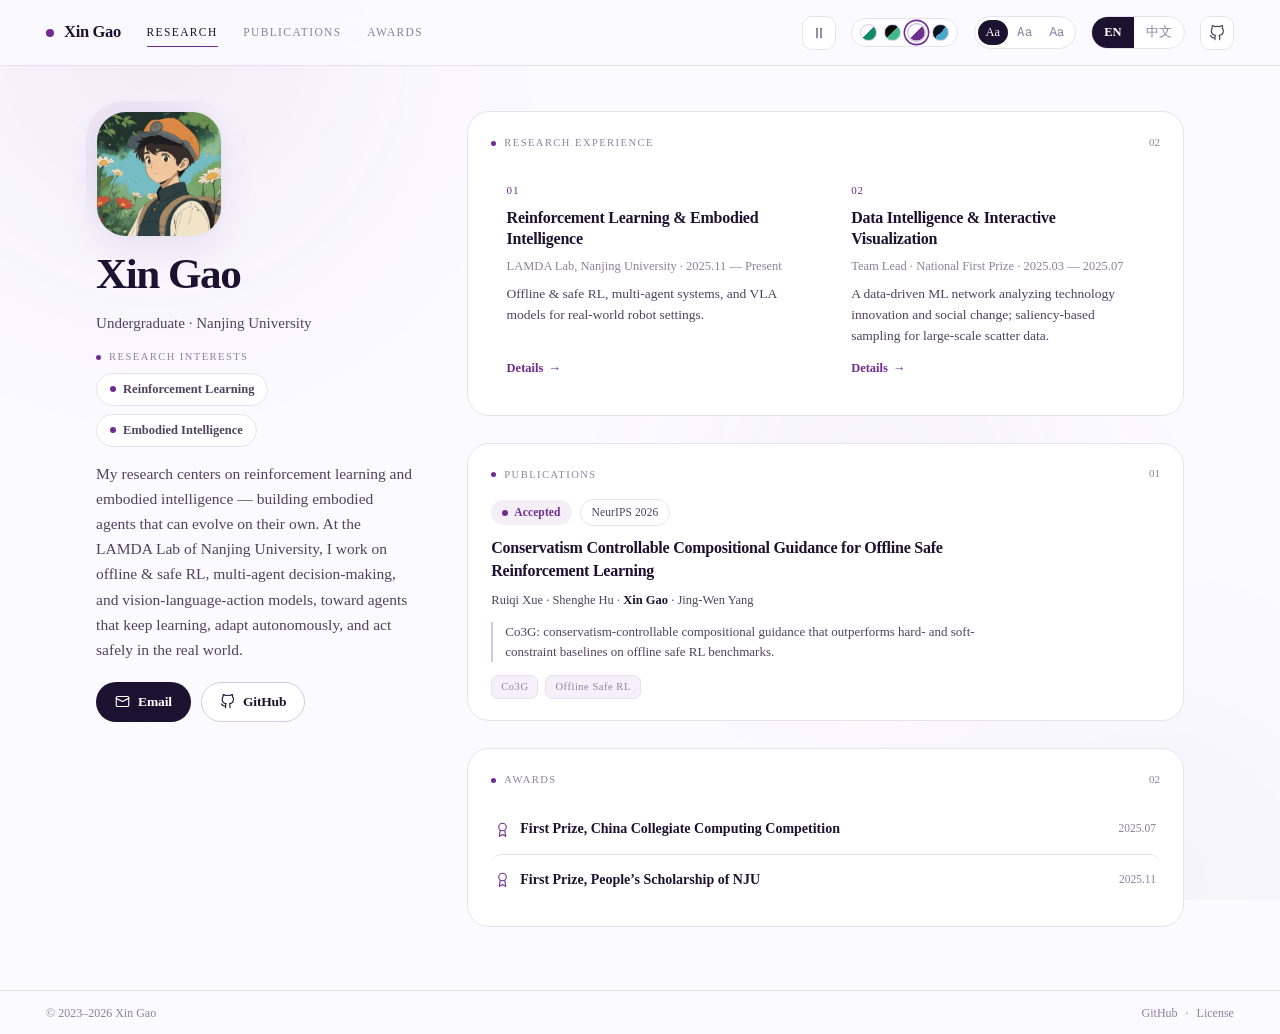
<file: index.html>
<!DOCTYPE html>
<html lang="en" data-theme="violet" data-font="serif">

<head>
    <meta charset="utf-8" />
    <meta name="viewport" content="width=device-width, initial-scale=1" />
    <meta name="description" content="Xin Gao — undergraduate at Nanjing University. Research in reinforcement learning and embodied intelligence, building self-evolving embodied agents." />
    <meta name="author" content="Xin Gao" />
    <title>Xin Gao — Nanjing University</title>

    <meta property="og:type" content="website" />
    <meta property="og:title" content="Xin Gao — Nanjing University" />
    <meta property="og:description" content="Research in reinforcement learning and embodied intelligence, building self-evolving embodied agents." />
    <meta property="og:url" content="https://happygx-tech.github.io/gaoxin.github.io/" />
    <meta property="og:image" content="https://happygx-tech.github.io/gaoxin.github.io/static/assets/img/og-cover.jpg" />
    <meta name="twitter:card" content="summary_large_image" />

    <link rel="icon" type="image/x-icon" href="static/assets/favicon.ico" />
    <link rel="preload" href="static/assets/fonts/geist-latin.woff2" as="font" type="font/woff2" crossorigin />
    <link rel="stylesheet" href="static/css/main.css?v=8" />

    <script>
        (function () {
            try {
                var t = localStorage.getItem('gx-theme');
                if (['light', 'dark', 'violet', 'ocean'].indexOf(t) < 0) t = 'violet';
                document.documentElement.setAttribute('data-theme', t);
                var f = localStorage.getItem('gx-font');
                if (['serif', 'mono', 'sans'].indexOf(f) < 0) f = 'serif';
                document.documentElement.setAttribute('data-font', f);
                document.documentElement.lang = localStorage.getItem('gx-lang') === 'zh' ? 'zh-CN' : 'en';
            } catch (e) { }
        })();
    </script>
</head>

<body data-page="home">
    <canvas id="bg-canvas" aria-hidden="true"></canvas>
    <div class="aurora" aria-hidden="true">
        <div class="aurora-blob a"></div>
        <div class="aurora-blob b"></div>
        <div class="aurora-blob c"></div>
    </div>

    <a class="skip-link" href="#main">Skip to content</a>

    <header class="site-header enter">
        <a class="brand" href="index.html">
            <span class="brand-dot" aria-hidden="true"></span>
            <span data-i18n="brand">Xin Gao</span>
        </a>

        <nav class="site-nav" aria-label="Sections">
            <a class="nav-link" href="#research" data-nav="research" data-i18n="navResearch">Research</a>
            <a class="nav-link" href="#publications" data-nav="publications" data-i18n="navPubs">Publications</a>
            <a class="nav-link" href="#awards" data-nav="awards" data-i18n="navAwards">Awards</a>
        </nav>

        <div class="header-controls">
            <button id="motion-toggle" class="icon-btn" type="button" aria-pressed="false" data-i18n-aria="ariaMotion" aria-label="Toggle ambient motion">
                <svg class="ic-on" viewBox="0 0 24 24" fill="none" stroke="currentColor" stroke-width="1.8" stroke-linejoin="round" aria-hidden="true" style="display:none">
                    <path d="M12 3l2.2 6.8L21 12l-6.8 2.2L12 21l-2.2-6.8L3 12l6.8-2.2L12 3z" />
                </svg>
                <svg class="ic-off" viewBox="0 0 24 24" fill="none" stroke="currentColor" stroke-width="1.8" stroke-linecap="round" aria-hidden="true">
                    <line x1="9" y1="5" x2="9" y2="19" />
                    <line x1="15" y1="5" x2="15" y2="19" />
                </svg>
            </button>

            <div class="theme-picker" role="group" data-i18n-aria="themePickerLabel" aria-label="Color theme">
                <button class="swatch sw-light" type="button" data-theme-btn="light" aria-pressed="false" data-i18n-aria="themeLight" aria-label="Graphite Light"></button>
                <button class="swatch sw-dark" type="button" data-theme-btn="dark" aria-pressed="false" data-i18n-aria="themeDark" aria-label="Graphite Dark"></button>
                <button class="swatch sw-violet" type="button" data-theme-btn="violet" aria-pressed="true" data-i18n-aria="themeViolet" aria-label="NJU Violet"></button>
                <button class="swatch sw-ocean" type="button" data-theme-btn="ocean" aria-pressed="false" data-i18n-aria="themeOcean" aria-label="Deep Ocean"></button>
            </div>

            <div class="font-toggle" role="group" data-i18n-aria="fontPickerLabel" aria-label="Typeface">
                <button class="ft-serif" type="button" data-font-btn="serif" aria-pressed="true" data-i18n-aria="fontSerif" aria-label="Serif">Aa</button>
                <button class="ft-mono" type="button" data-font-btn="mono" aria-pressed="false" data-i18n-aria="fontMono" aria-label="Monospace">Aa</button>
                <button class="ft-sans" type="button" data-font-btn="sans" aria-pressed="false" data-i18n-aria="fontSans" aria-label="Sans-serif">Aa</button>
            </div>

            <div class="lang-toggle" role="group" aria-label="Language">
                <button type="button" data-lang="en" aria-pressed="true">EN</button>
                <button type="button" data-lang="zh" aria-pressed="false">中文</button>
            </div>

            <a class="icon-btn" href="https://github.com/happygx-tech" target="_blank" rel="noopener" data-i18n-aria="ariaGithub" aria-label="GitHub profile">
                <svg viewBox="0 0 24 24" fill="none" stroke="currentColor" stroke-width="1.8" stroke-linecap="round" stroke-linejoin="round" aria-hidden="true">
                    <path d="M9 19c-5 1.5-5-2.5-7-3m14 6v-3.87a3.37 3.37 0 0 0-.94-2.61c3.14-.35 6.44-1.54 6.44-7A5.44 5.44 0 0 0 20 4.77 5.07 5.07 0 0 0 19.91 1S18.73.65 16 2.48a13.38 13.38 0 0 0-7 0C6.27.65 5.09 1 5.09 1A5.07 5.07 0 0 0 5 4.77a5.44 5.44 0 0 0-1.5 3.78c0 5.42 3.3 6.61 6.44 7A3.37 3.37 0 0 0 9 18.13V22" />
                </svg>
            </a>
        </div>
    </header>

    <main class="home-main" id="main">
        <section class="profile" aria-label="Profile">
            <div class="avatar-wrap enter" style="--d:60ms">
                <img class="avatar" src="static/assets/img/photo.webp" width="640" height="640" alt="Xin Gao" decoding="async" />
            </div>
            <h1 class="profile-name enter" style="--d:120ms" data-i18n="brand">Xin Gao</h1>
            <p class="profile-role enter" style="--d:180ms" data-i18n="role">Undergraduate · Nanjing University</p>
            <div class="interests enter" style="--d:240ms">
                <p class="kicker" data-i18n="interestsLabel">Research Interests</p>
                <div class="interests-row">
                    <span class="chip" data-i18n="chipRL">Reinforcement Learning</span>
                    <span class="chip" data-i18n="chipEI">Embodied Intelligence</span>
                </div>
            </div>
            <p class="profile-bio enter" style="--d:300ms" data-i18n-html="bio">My research centers on reinforcement learning and embodied intelligence — building embodied agents that can evolve on their own. At the LAMDA Lab of Nanjing University, I work on offline &amp; safe RL, multi-agent decision-making, and vision-language-action models, toward agents that keep learning, adapt autonomously, and act safely in the real world.</p>
            <div class="profile-contacts enter" style="--d:360ms">
                <a class="btn btn-primary" href="mailto:231830150@smail.nju.edu.cn">
                    <svg viewBox="0 0 24 24" fill="none" stroke="currentColor" stroke-width="1.8" stroke-linecap="round" stroke-linejoin="round" aria-hidden="true">
                        <rect x="2" y="4" width="20" height="16" rx="2" />
                        <path d="m22 7-10 5L2 7" />
                    </svg>
                    <span data-i18n="btnEmail">Email</span>
                </a>
                <a class="btn btn-ghost" href="https://github.com/happygx-tech" target="_blank" rel="noopener">
                    <svg viewBox="0 0 24 24" fill="none" stroke="currentColor" stroke-width="1.8" stroke-linecap="round" stroke-linejoin="round" aria-hidden="true">
                        <path d="M9 19c-5 1.5-5-2.5-7-3m14 6v-3.87a3.37 3.37 0 0 0-.94-2.61c3.14-.35 6.44-1.54 6.44-7A5.44 5.44 0 0 0 20 4.77 5.07 5.07 0 0 0 19.91 1S18.73.65 16 2.48a13.38 13.38 0 0 0-7 0C6.27.65 5.09 1 5.09 1A5.07 5.07 0 0 0 5 4.77a5.44 5.44 0 0 0-1.5 3.78c0 5.42 3.3 6.61 6.44 7A3.37 3.37 0 0 0 9 18.13V22" />
                    </svg>
                    <span data-i18n="btnGitHub">GitHub</span>
                </a>
            </div>
        </section>

        <div class="content-col">
            <section class="panel enter" id="research" style="--d:200ms" aria-labelledby="research-h">
                <div class="panel-head">
                    <h2 class="kicker" id="research-h" data-i18n="researchKicker">Research Experience</h2>
                    <span class="panel-count">02</span>
                </div>
                <div class="exp-grid">
                    <article class="exp-card">
                        <span class="exp-index">01</span>
                        <h3 class="exp-title" data-i18n-html="exp1Title">Reinforcement Learning &amp; Embodied Intelligence</h3>
                        <p class="exp-meta"><span data-i18n="exp1Org">LAMDA Lab, Nanjing University</span> · <span data-i18n="exp1Period">2025.11 — Present</span></p>
                        <p class="exp-desc" data-i18n-html="exp1Desc">Offline &amp; safe RL, multi-agent systems, and VLA models for real-world robot settings.</p>
                        <a class="exp-link" href="experience.html?id=1"><span data-i18n="detailsLink">Details</span><span class="arrow" aria-hidden="true">&rarr;</span></a>
                    </article>
                    <article class="exp-card">
                        <span class="exp-index">02</span>
                        <h3 class="exp-title" data-i18n-html="exp2Title">Data Intelligence &amp; Interactive Visualization</h3>
                        <p class="exp-meta"><span data-i18n="exp2Org">Team Lead · National First Prize</span> · <span data-i18n="exp2Period">2025.03 — 2025.07</span></p>
                        <p class="exp-desc" data-i18n-html="exp2Desc">A data-driven ML network analyzing technology innovation and social change; saliency-based sampling for large-scale scatter data.</p>
                        <a class="exp-link" href="experience.html?id=2"><span data-i18n="detailsLink">Details</span><span class="arrow" aria-hidden="true">&rarr;</span></a>
                    </article>
                </div>
            </section>

            <section class="panel enter" id="publications" style="--d:260ms" aria-labelledby="pubs-h">
                <div class="panel-head">
                    <h2 class="kicker" id="pubs-h" data-i18n="pubsKicker">Publications</h2>
                    <span class="panel-count">01</span>
                </div>
                <div class="pub-badge-row">
                    <span class="badge badge-ok" data-i18n="accepted">Accepted</span>
                    <span class="badge badge-venue">NeurIPS 2026</span>
                </div>
                <p class="pub-title">Conservatism Controllable Compositional Guidance for Offline Safe Reinforcement Learning</p>
                <p class="pub-authors">Ruiqi Xue &middot; Shenghe Hu &middot; <strong>Xin Gao</strong> &middot; Jing-Wen Yang</p>
                <p class="pub-tldr" data-i18n="pubTldr">Co3G: conservatism-controllable compositional guidance that outperforms hard- and soft-constraint baselines on offline safe RL benchmarks.</p>
                <div class="pub-tags">
                    <span class="tag">Co3G</span>
                    <span class="tag">Offline Safe RL</span>
                </div>
            </section>

            <section class="panel enter" id="awards" style="--d:320ms" aria-labelledby="awards-h">
                <div class="panel-head">
                    <h2 class="kicker" id="awards-h" data-i18n="awardsKicker">Awards</h2>
                    <span class="panel-count">02</span>
                </div>
                <ul class="award-list">
                    <li class="award-item">
                        <span class="award-name">
                            <svg viewBox="0 0 24 24" fill="none" stroke="currentColor" stroke-width="1.8" stroke-linecap="round" stroke-linejoin="round" aria-hidden="true">
                                <circle cx="12" cy="8" r="6" />
                                <path d="M15.79 13.88 17 23l-5-3-5 3 1.21-9.12" />
                            </svg>
                            <span data-i18n="award1Name">First Prize, China Collegiate Computing Competition</span>
                        </span>
                        <span class="award-date">2025.07</span>
                    </li>
                    <li class="award-item">
                        <span class="award-name">
                            <svg viewBox="0 0 24 24" fill="none" stroke="currentColor" stroke-width="1.8" stroke-linecap="round" stroke-linejoin="round" aria-hidden="true">
                                <circle cx="12" cy="8" r="6" />
                                <path d="M15.79 13.88 17 23l-5-3-5 3 1.21-9.12" />
                            </svg>
                            <span data-i18n="award2Name">First Prize, People’s Scholarship of NJU</span>
                        </span>
                        <span class="award-date">2025.11</span>
                    </li>
                </ul>
            </section>
        </div>
    </main>

    <footer class="site-footer enter" style="--d:420ms">
        <span data-i18n="footerCopy">© 2023–2026 Xin Gao</span>
        <div class="footer-links">
            <a href="https://github.com/happygx-tech" target="_blank" rel="noopener">GitHub</a>
            <span aria-hidden="true">&middot;</span>
            <a href="https://github.com/happygx-tech/gaoxin.github.io/blob/main/LICENSE" target="_blank" rel="noopener" data-i18n="license">License</a>
        </div>
    </footer>

    <script src="static/js/particles.js?v=6"></script>
    <script src="static/js/app.js?v=9"></script>
</body>

</html>
</file>
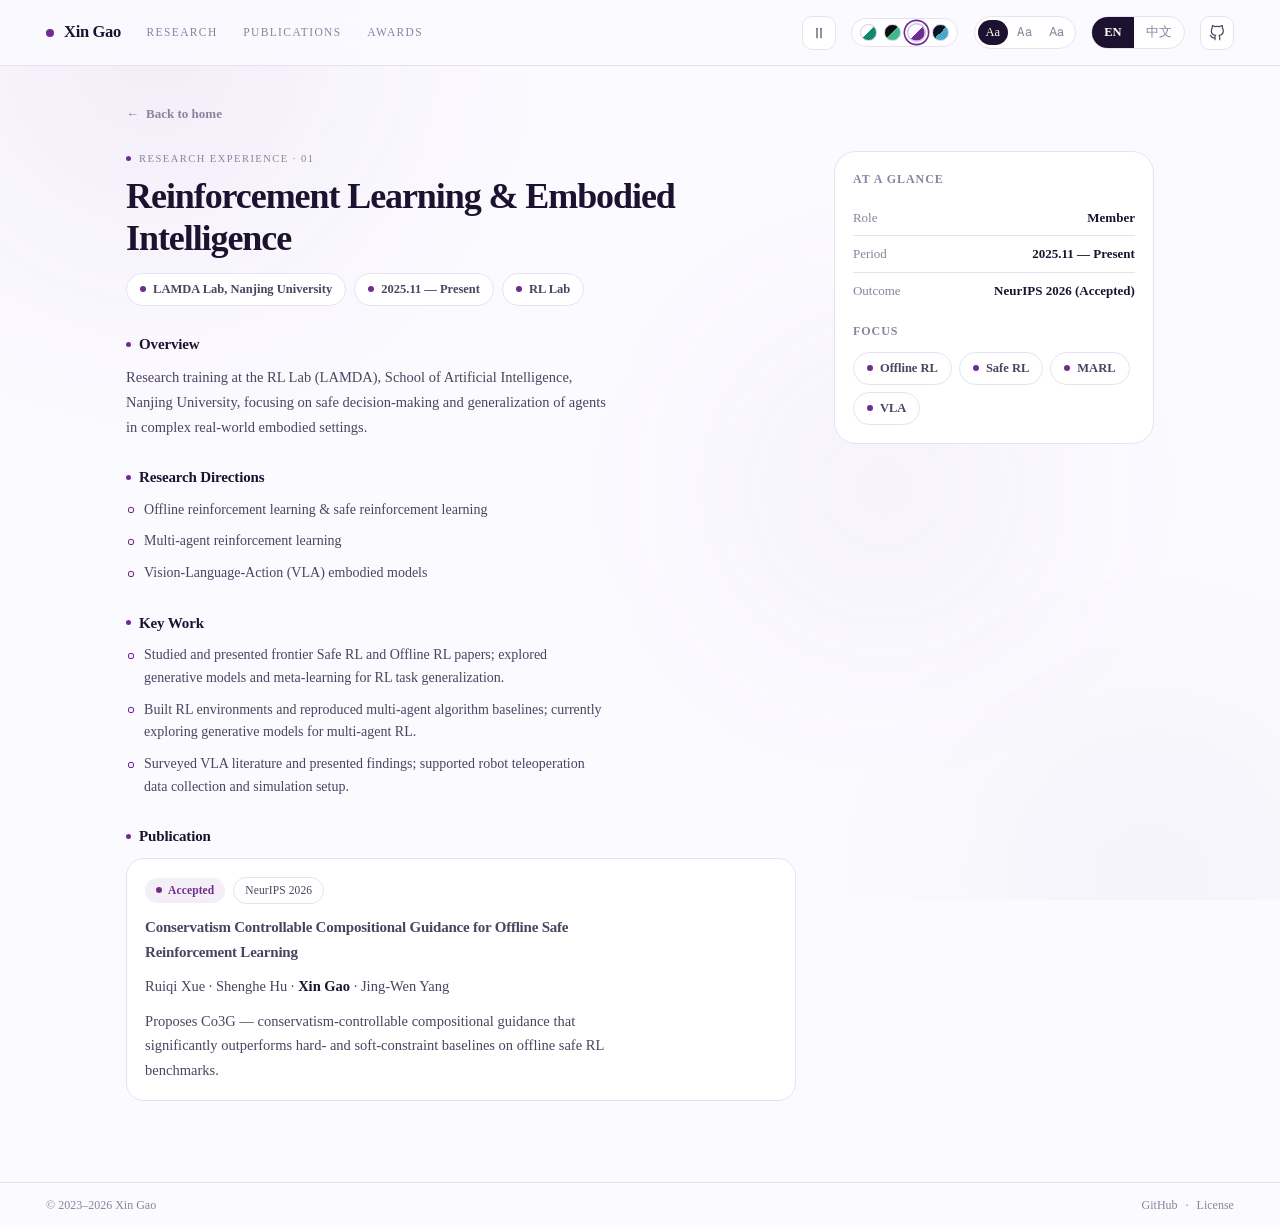
<file: experience.html>
<!DOCTYPE html>
<html lang="en" data-theme="violet">

<head>
    <meta charset="utf-8" />
    <meta name="viewport" content="width=device-width, initial-scale=1" />
    <meta name="description" content="Xin Gao — research experience in reinforcement learning, embodied intelligence, and data intelligence." />
    <meta name="author" content="Xin Gao" />
    <title>Research Experience — Xin Gao</title>

    <meta property="og:type" content="website" />
    <meta property="og:title" content="Research Experience — Xin Gao" />
    <meta property="og:description" content="Reinforcement learning & embodied intelligence at LAMDA Lab; data intelligence and interactive visualization." />
    <meta property="og:url" content="https://happygx-tech.github.io/gaoxin.github.io/experience.html" />
    <meta property="og:image" content="https://happygx-tech.github.io/gaoxin.github.io/static/assets/img/og-cover.jpg" />
    <meta name="twitter:card" content="summary_large_image" />

    <link rel="icon" type="image/x-icon" href="static/assets/favicon.ico" />
    <link rel="preload" href="static/assets/fonts/geist-latin.woff2" as="font" type="font/woff2" crossorigin />
    <link rel="stylesheet" href="static/css/main.css?v=8" />

    <script>
        (function () {
            try {
                var t = localStorage.getItem('gx-theme');
                if (['light', 'dark', 'violet', 'ocean'].indexOf(t) < 0) t = 'violet';
                document.documentElement.setAttribute('data-theme', t);
                var f = localStorage.getItem('gx-font');
                if (['serif', 'mono', 'sans'].indexOf(f) < 0) f = 'serif';
                document.documentElement.setAttribute('data-font', f);
                document.documentElement.lang = localStorage.getItem('gx-lang') === 'zh' ? 'zh-CN' : 'en';
            } catch (e) { }
        })();
    </script>
</head>

<body data-page="detail">
    <canvas id="bg-canvas" aria-hidden="true"></canvas>
    <div class="aurora" aria-hidden="true">
        <div class="aurora-blob a"></div>
        <div class="aurora-blob b"></div>
        <div class="aurora-blob c"></div>
    </div>

    <a class="skip-link" href="#detail-root">Skip to content</a>

    <header class="site-header enter">
        <a class="brand" href="index.html">
            <span class="brand-dot" aria-hidden="true"></span>
            <span data-i18n="brand">Xin Gao</span>
        </a>
        <nav class="site-nav" aria-label="Sections">
            <a class="nav-link" href="index.html#research" data-i18n="navResearch">Research</a>
            <a class="nav-link" href="index.html#publications" data-i18n="navPubs">Publications</a>
            <a class="nav-link" href="index.html#awards" data-i18n="navAwards">Awards</a>
        </nav>

        <div class="header-controls">
            <button id="motion-toggle" class="icon-btn" type="button" aria-pressed="false" data-i18n-aria="ariaMotion" aria-label="Toggle ambient motion">
                <svg class="ic-on" viewBox="0 0 24 24" fill="none" stroke="currentColor" stroke-width="1.8" stroke-linejoin="round" aria-hidden="true" style="display:none">
                    <path d="M12 3l2.2 6.8L21 12l-6.8 2.2L12 21l-2.2-6.8L3 12l6.8-2.2L12 3z" />
                </svg>
                <svg class="ic-off" viewBox="0 0 24 24" fill="none" stroke="currentColor" stroke-width="1.8" stroke-linecap="round" aria-hidden="true">
                    <line x1="9" y1="5" x2="9" y2="19" />
                    <line x1="15" y1="5" x2="15" y2="19" />
                </svg>
            </button>

            <div class="theme-picker" role="group" data-i18n-aria="themePickerLabel" aria-label="Color theme">
                <button class="swatch sw-light" type="button" data-theme-btn="light" aria-pressed="false" data-i18n-aria="themeLight" aria-label="Graphite Light"></button>
                <button class="swatch sw-dark" type="button" data-theme-btn="dark" aria-pressed="false" data-i18n-aria="themeDark" aria-label="Graphite Dark"></button>
                <button class="swatch sw-violet" type="button" data-theme-btn="violet" aria-pressed="true" data-i18n-aria="themeViolet" aria-label="NJU Violet"></button>
                <button class="swatch sw-ocean" type="button" data-theme-btn="ocean" aria-pressed="false" data-i18n-aria="themeOcean" aria-label="Deep Ocean"></button>
            </div>

            <div class="font-toggle" role="group" data-i18n-aria="fontPickerLabel" aria-label="Typeface">
                <button class="ft-serif" type="button" data-font-btn="serif" aria-pressed="true" data-i18n-aria="fontSerif" aria-label="Serif">Aa</button>
                <button class="ft-mono" type="button" data-font-btn="mono" aria-pressed="false" data-i18n-aria="fontMono" aria-label="Monospace">Aa</button>
                <button class="ft-sans" type="button" data-font-btn="sans" aria-pressed="false" data-i18n-aria="fontSans" aria-label="Sans-serif">Aa</button>
            </div>

            <div class="lang-toggle" role="group" aria-label="Language">
                <button type="button" data-lang="en" aria-pressed="true">EN</button>
                <button type="button" data-lang="zh" aria-pressed="false">中文</button>
            </div>

            <a class="icon-btn" href="https://github.com/happygx-tech" target="_blank" rel="noopener" data-i18n-aria="ariaGithub" aria-label="GitHub profile">
                <svg viewBox="0 0 24 24" fill="none" stroke="currentColor" stroke-width="1.8" stroke-linecap="round" stroke-linejoin="round" aria-hidden="true">
                    <path d="M9 19c-5 1.5-5-2.5-7-3m14 6v-3.87a3.37 3.37 0 0 0-.94-2.61c3.14-.35 6.44-1.54 6.44-7A5.44 5.44 0 0 0 20 4.77 5.07 5.07 0 0 0 19.91 1S18.73.65 16 2.48a13.38 13.38 0 0 0-7 0C6.27.65 5.09 1 5.09 1A5.07 5.07 0 0 0 5 4.77a5.44 5.44 0 0 0-1.5 3.78c0 5.42 3.3 6.61 6.44 7A3.37 3.37 0 0 0 9 18.13V22" />
                </svg>
            </a>
        </div>
    </header>

    <main class="detail-main">
        <div id="detail-root" aria-live="polite"></div>
    </main>

    <footer class="site-footer">
        <span data-i18n="footerCopy">© 2023–2026 Xin Gao</span>
        <div class="footer-links">
            <a href="https://github.com/happygx-tech" target="_blank" rel="noopener">GitHub</a>
            <span aria-hidden="true">&middot;</span>
            <a href="https://github.com/happygx-tech/gaoxin.github.io/blob/main/LICENSE" target="_blank" rel="noopener" data-i18n="license">License</a>
        </div>
    </footer>

    <script src="static/js/particles.js?v=6"></script>
    <script src="static/js/app.js?v=9"></script>
</body>

</html>
</file>
<file: static/css/main.css>
/* ==========================================================================
   Xin Gao — OpenAI-style design system
   Themes: light (Graphite) / dark (Graphite Dark) / violet (NJU) / ocean (Deep)
   ========================================================================== */

@font-face {
    font-family: "Geist";
    font-style: normal;
    font-weight: 100 900;
    font-display: swap;
    src: url("../assets/fonts/geist-latin.woff2") format("woff2");
}

@font-face {
    font-family: "Geist Mono";
    font-style: normal;
    font-weight: 100 900;
    font-display: swap;
    src: url("../assets/fonts/geist-mono-latin.woff2") format("woff2");
}

/* --------------------------------------------------------------------------
   Typeface system — serif (default) / mono / sans
   -------------------------------------------------------------------------- */
:root {
    --stack-serif: Georgia, "Times New Roman", "Songti SC", "STSong", SimSun, "Noto Serif SC", serif;
    --stack-sans: "Geist", "Noto Sans SC", "PingFang SC", "Microsoft YaHei", system-ui, sans-serif;
    --stack-mono: "Geist Mono", "Sarasa Mono SC", Consolas, "Courier New", monospace;
    --ff: var(--stack-serif);
    --ff-meta: var(--stack-serif);
}

html[data-font="serif"] {
    --ff: var(--stack-serif);
    --ff-meta: var(--stack-serif);
}

html[data-font="mono"] {
    --ff: var(--stack-mono);
    --ff-meta: var(--stack-mono);
}

html[data-font="sans"] {
    --ff: var(--stack-sans);
    --ff-meta: var(--stack-mono);
}

/* --------------------------------------------------------------------------
   Theme tokens
   -------------------------------------------------------------------------- */
:root,
html[data-theme="light"] {
    --bg: #ffffff;
    --surface: #ffffff;
    --surface-2: #f7f7f8;
    --ink: #0d0d0d;
    --ink-2: #4a4a4a;
    --ink-3: #8f8f8f;
    --line: #e7e7e7;
    --line-strong: #d6d6d6;
    --accent: #0f8a6a;
    --accent-soft: rgba(15, 138, 106, 0.09);
    --on-accent: #ffffff;
    --btn-bg: #0d0d0d;
    --btn-ink: #ffffff;
    --particle: 13, 13, 13;
    --particle-accent: 15, 138, 106;
    --shadow: rgba(13, 13, 13, 0.07);
    --aurora-a: rgba(15, 138, 106, 0.07);
    --aurora-b: rgba(13, 13, 13, 0.045);
    --aurora-c: rgba(15, 138, 106, 0.05);
    --grain-opacity: 0.028;
    --header-bg: rgba(255, 255, 255, 0.82);
    --scrim: rgba(13, 13, 13, 0.55);
    color-scheme: light;
}

html[data-theme="dark"] {
    --bg: #0d0d0d;
    --surface: #161616;
    --surface-2: #1f1f1f;
    --ink: #ededed;
    --ink-2: #a6a6a6;
    --ink-3: #707070;
    --line: #292929;
    --line-strong: #3d3d3d;
    --accent: #3fb98a;
    --accent-soft: rgba(63, 185, 138, 0.13);
    --on-accent: #06281c;
    --btn-bg: #ededed;
    --btn-ink: #0d0d0d;
    --particle: 237, 237, 237;
    --particle-accent: 63, 185, 138;
    --shadow: rgba(0, 0, 0, 0.5);
    --aurora-a: rgba(63, 185, 138, 0.09);
    --aurora-b: rgba(237, 237, 237, 0.04);
    --aurora-c: rgba(63, 185, 138, 0.06);
    --grain-opacity: 0.05;
    --header-bg: rgba(13, 13, 13, 0.78);
    --scrim: rgba(0, 0, 0, 0.72);
    color-scheme: dark;
}

html[data-theme="violet"] {
    --bg: #fbfaff;
    --surface: #ffffff;
    --surface-2: #f4f1fa;
    --ink: #1c1230;
    --ink-2: #4d4360;
    --ink-3: #8b82a0;
    --line: #e7e2f0;
    --line-strong: #d3c9e4;
    --accent: #6f2c91;
    --accent-soft: rgba(111, 44, 145, 0.08);
    --on-accent: #ffffff;
    --btn-bg: #1c1230;
    --btn-ink: #ffffff;
    --particle: 111, 44, 145;
    --particle-accent: 111, 44, 145;
    --shadow: rgba(111, 44, 145, 0.09);
    --aurora-a: rgba(111, 44, 145, 0.08);
    --aurora-b: rgba(28, 18, 48, 0.04);
    --aurora-c: rgba(154, 106, 180, 0.09);
    --grain-opacity: 0.028;
    --header-bg: rgba(251, 250, 255, 0.82);
    --scrim: rgba(28, 18, 48, 0.55);
    color-scheme: light;
}

html[data-theme="ocean"] {
    --bg: #0a1420;
    --surface: #101d2c;
    --surface-2: #16283a;
    --ink: #e8f0f8;
    --ink-2: #9fb3c8;
    --ink-3: #64798f;
    --line: #1f3348;
    --line-strong: #2e4a66;
    --accent: #4aa8c7;
    --accent-soft: rgba(74, 168, 199, 0.13);
    --on-accent: #04222e;
    --btn-bg: #e8f0f8;
    --btn-ink: #0a1420;
    --particle: 159, 179, 200;
    --particle-accent: 74, 168, 199;
    --shadow: rgba(2, 8, 16, 0.55);
    --aurora-a: rgba(74, 168, 199, 0.11);
    --aurora-b: rgba(159, 179, 200, 0.05);
    --aurora-c: rgba(46, 125, 155, 0.1);
    --grain-opacity: 0.05;
    --header-bg: rgba(10, 20, 32, 0.78);
    --scrim: rgba(2, 8, 16, 0.72);
    color-scheme: dark;
}

/* --------------------------------------------------------------------------
   Base
   -------------------------------------------------------------------------- */
*,
*::before,
*::after {
    box-sizing: border-box;
    margin: 0;
    padding: 0;
}

html {
    -webkit-text-size-adjust: 100%;
    scroll-behavior: smooth;
}

body {
    font-family: var(--ff);
    font-size: 15px;
    line-height: 1.5;
    color: var(--ink);
    background: var(--bg);
    min-height: 100dvh;
    display: grid;
    grid-template-rows: auto 1fr auto;
    overflow-x: hidden;
    -webkit-font-smoothing: antialiased;
    text-rendering: optimizeLegibility;
}

::selection {
    background: var(--accent-soft);
    color: var(--ink);
}

:focus-visible {
    outline: 2px solid var(--accent);
    outline-offset: 3px;
    border-radius: 4px;
}

a {
    color: inherit;
    text-decoration: none;
}

.skip-link {
    position: absolute;
    left: -9999px;
    top: 0;
    z-index: 3000;
    padding: 10px 18px;
    background: var(--btn-bg);
    color: var(--btn-ink);
    font-size: 13px;
    border-radius: 0 0 12px 0;
}

.skip-link:focus {
    left: 0;
}

img {
    display: block;
    max-width: 100%;
}

button {
    font: inherit;
    color: inherit;
    background: none;
    border: none;
    cursor: pointer;
}

/* Custom scrollbars in the artifact's own language */
* {
    scrollbar-width: thin;
    scrollbar-color: var(--line-strong) transparent;
}

::-webkit-scrollbar {
    width: 8px;
    height: 8px;
}

::-webkit-scrollbar-track {
    background: transparent;
}

::-webkit-scrollbar-thumb {
    background: var(--line-strong);
    border-radius: 8px;
}

::-webkit-scrollbar-thumb:hover {
    background: var(--accent);
}

/* Theme cross-fade (applied briefly by JS on theme change) */
html.theme-anim,
html.theme-anim *,
html.theme-anim *::before,
html.theme-anim *::after {
    transition: background-color 0.45s ease, border-color 0.45s ease, color 0.45s ease,
        fill 0.45s ease, stroke 0.45s ease, box-shadow 0.45s ease, opacity 0.45s ease !important;
}

/* Language swap fade */
[data-i18n],
[data-i18n-html] {
    transition: opacity 0.18s ease;
}

body.lang-fading [data-i18n],
body.lang-fading [data-i18n-html] {
    opacity: 0;
}

/* --------------------------------------------------------------------------
   Ambient background layers
   -------------------------------------------------------------------------- */
#bg-canvas {
    position: fixed;
    inset: 0;
    z-index: 0;
    pointer-events: none;
}

.aurora {
    position: fixed;
    inset: 0;
    z-index: 0;
    pointer-events: none;
    overflow: hidden;
}

.aurora-blob {
    position: absolute;
    border-radius: 50%;
    filter: blur(90px);
    will-change: transform;
}

.aurora-blob.a {
    width: 52vmax;
    height: 52vmax;
    top: -22vmax;
    left: -14vmax;
    background: radial-gradient(circle, var(--aurora-a), transparent 65%);
    animation: drift-a 26s ease-in-out infinite alternate;
}

.aurora-blob.b {
    width: 44vmax;
    height: 44vmax;
    bottom: -20vmax;
    right: -12vmax;
    background: radial-gradient(circle, var(--aurora-b), transparent 65%);
    animation: drift-b 32s ease-in-out infinite alternate;
}

.aurora-blob.c {
    width: 34vmax;
    height: 34vmax;
    top: 30%;
    left: 52%;
    background: radial-gradient(circle, var(--aurora-c), transparent 65%);
    animation: drift-c 38s ease-in-out infinite alternate;
}

@keyframes drift-a {
    from { transform: translate3d(0, 0, 0) scale(1); }
    to { transform: translate3d(9vmax, 6vmax, 0) scale(1.12); }
}

@keyframes drift-b {
    from { transform: translate3d(0, 0, 0) scale(1.05); }
    to { transform: translate3d(-8vmax, -5vmax, 0) scale(0.94); }
}

@keyframes drift-c {
    from { transform: translate3d(0, 0, 0) scale(0.95); }
    to { transform: translate3d(-6vmax, 7vmax, 0) scale(1.1); }
}

body::after {
    content: "";
    position: fixed;
    inset: 0;
    z-index: 2000;
    pointer-events: none;
    opacity: var(--grain-opacity);
    mix-blend-mode: soft-light;
    background-image: url("data:image/svg+xml,%3Csvg xmlns='http://www.w3.org/2000/svg' width='200' height='200'%3E%3Cfilter id='n'%3E%3CfeTurbulence type='fractalNoise' baseFrequency='0.8' numOctaves='3' stitchTiles='stitch'/%3E%3C/filter%3E%3Crect width='100%25' height='100%25' filter='url(%23n)'/%3E%3C/svg%3E");
}

header,
main,
footer {
    position: relative;
    z-index: 1;
}

/* --------------------------------------------------------------------------
   Entrance motion
   -------------------------------------------------------------------------- */
@keyframes rise {
    from {
        opacity: 0;
        transform: translateY(16px);
    }
    to {
        opacity: 1;
        transform: none;
    }
}

.enter {
    animation: rise 0.7s cubic-bezier(0.16, 1, 0.3, 1) both;
    animation-delay: var(--d, 0ms);
}

.reveal {
    opacity: 0;
    transform: translateY(18px);
    transition: opacity 0.7s cubic-bezier(0.16, 1, 0.3, 1), transform 0.7s cubic-bezier(0.16, 1, 0.3, 1);
    transition-delay: var(--d, 0ms);
}

.reveal.in {
    opacity: 1;
    transform: none;
}

/* --------------------------------------------------------------------------
   Header
   -------------------------------------------------------------------------- */
.site-header {
    position: sticky;
    top: 0;
    z-index: 100;
    display: flex;
    flex-wrap: wrap;
    align-items: center;
    gap: 6px clamp(14px, 2vw, 28px);
    min-height: clamp(54px, 7.4vh, 66px);
    padding: 8px clamp(18px, 3.6vw, 56px);
    border-bottom: 1px solid var(--line);
    background: var(--header-bg);
    -webkit-backdrop-filter: blur(14px);
    backdrop-filter: blur(14px);
}

/* Section navigation */
.site-nav {
    display: flex;
    align-items: center;
    gap: clamp(16px, 2vw, 28px);
    margin-right: auto;
    min-width: 0;
}

.nav-link {
    position: relative;
    padding: 4px 0;
    font-family: var(--ff-meta);
    font-size: 11.5px;
    font-weight: 500;
    letter-spacing: 0.12em;
    text-transform: uppercase;
    color: var(--ink-3);
    white-space: nowrap;
    transition: color 0.2s;
}

.nav-link::after {
    content: "";
    position: absolute;
    left: 0;
    right: 0;
    bottom: -2px;
    height: 1.5px;
    border-radius: 2px;
    background: var(--accent);
    transform: scaleX(0);
    transform-origin: left;
    transition: transform 0.28s cubic-bezier(0.16, 1, 0.3, 1);
}

.nav-link:hover {
    color: var(--ink);
}

.nav-link.is-active {
    color: var(--ink);
}

.nav-link.is-active::after {
    transform: scaleX(1);
}

.brand {
    display: inline-flex;
    align-items: center;
    gap: 10px;
    font-size: 16.5px;
    font-weight: 650;
    letter-spacing: -0.02em;
}

.brand-dot {
    width: 8px;
    height: 8px;
    border-radius: 50%;
    background: var(--accent);
    animation: breathe 3.2s ease-in-out infinite;
}

@keyframes breathe {
    0%, 100% { transform: scale(1); opacity: 1; }
    50% { transform: scale(0.72); opacity: 0.55; }
}

.header-controls {
    display: flex;
    flex-wrap: wrap;
    align-items: center;
    justify-content: flex-end;
    gap: clamp(8px, 1.2vw, 16px);
}

/* Typeface picker */
.font-toggle {
    display: flex;
    align-items: center;
    gap: 2px;
    padding: 3px;
    border: 1px solid var(--line);
    border-radius: 999px;
    background: var(--surface);
}

.font-toggle button {
    display: inline-flex;
    align-items: center;
    justify-content: center;
    min-width: 30px;
    height: 25px;
    border-radius: 999px;
    font-size: 12.5px;
    line-height: 1;
    color: var(--ink-3);
    transition: background-color 0.2s, color 0.2s, box-shadow 0.2s;
}

.font-toggle button:hover {
    color: var(--ink);
}

.font-toggle button[aria-pressed="true"] {
    background: var(--btn-bg);
    color: var(--btn-ink);
}

.ft-serif { font-family: var(--stack-serif); }
.ft-mono { font-family: var(--stack-mono); }
.ft-sans { font-family: var(--stack-sans); }

.icon-btn {
    display: inline-flex;
    align-items: center;
    justify-content: center;
    width: 34px;
    height: 34px;
    border-radius: 10px;
    border: 1px solid var(--line);
    background: var(--surface);
    color: var(--ink-2);
    transition: color 0.2s, border-color 0.2s, background-color 0.2s, transform 0.15s;
}

.icon-btn:hover {
    color: var(--ink);
    border-color: var(--line-strong);
    background: var(--surface-2);
}

.icon-btn:active {
    transform: scale(0.94);
}

.icon-btn svg {
    width: 16px;
    height: 16px;
}

/* Theme swatches */
.theme-picker {
    display: flex;
    align-items: center;
    gap: 7px;
    padding: 5px 8px;
    border: 1px solid var(--line);
    border-radius: 999px;
    background: var(--surface);
}

.swatch {
    width: 17px;
    height: 17px;
    border-radius: 50%;
    border: 1px solid var(--line-strong);
    padding: 0;
    transition: transform 0.2s cubic-bezier(0.34, 1.56, 0.64, 1), box-shadow 0.2s;
}

.swatch:hover {
    transform: scale(1.22);
}

.swatch[aria-pressed="true"] {
    box-shadow: 0 0 0 2px var(--bg), 0 0 0 3.5px var(--accent);
    transform: scale(1.08);
}

.swatch.sw-light { background: linear-gradient(135deg, #ffffff 50%, #0f8a6a 50%); }
.swatch.sw-dark { background: linear-gradient(135deg, #0d0d0d 50%, #3fb98a 50%); }
.swatch.sw-violet { background: linear-gradient(135deg, #fbfaff 50%, #6f2c91 50%); }
.swatch.sw-ocean { background: linear-gradient(135deg, #0a1420 50%, #4aa8c7 50%); }

/* Language segmented control */
.lang-toggle {
    display: flex;
    border: 1px solid var(--line);
    border-radius: 999px;
    background: var(--surface);
    overflow: hidden;
}

.lang-toggle button {
    padding: 6px 12px;
    font-size: 12.5px;
    font-weight: 550;
    color: var(--ink-3);
    transition: color 0.2s, background-color 0.2s;
}

.lang-toggle button[aria-pressed="true"] {
    background: var(--btn-bg);
    color: var(--btn-ink);
}

.lang-toggle button:not([aria-pressed="true"]):hover {
    color: var(--ink);
}

/* --------------------------------------------------------------------------
   Buttons & chips
   -------------------------------------------------------------------------- */
.btn {
    display: inline-flex;
    align-items: center;
    gap: 8px;
    padding: 9px 18px;
    border-radius: 999px;
    font-size: 13.5px;
    font-weight: 550;
    letter-spacing: -0.01em;
    border: 1px solid transparent;
    transition: transform 0.15s, background-color 0.2s, color 0.2s, border-color 0.2s, box-shadow 0.25s;
}

.btn:active {
    transform: scale(0.97);
}

.btn svg {
    width: 15px;
    height: 15px;
    flex: none;
}

.btn-primary {
    background: var(--btn-bg);
    color: var(--btn-ink);
}

.btn-primary:hover {
    box-shadow: 0 8px 22px var(--shadow);
    transform: translateY(-1px);
}

.btn-primary:active {
    transform: scale(0.97);
}

.btn-ghost {
    border-color: var(--line-strong);
    color: var(--ink);
    background: var(--surface);
}

.btn-ghost:hover {
    border-color: var(--ink-3);
    background: var(--surface-2);
    transform: translateY(-1px);
}

.chip {
    display: inline-flex;
    align-items: center;
    gap: 7px;
    padding: 6px 13px;
    border-radius: 999px;
    border: 1px solid var(--line);
    background: var(--surface);
    font-size: 12.5px;
    font-weight: 550;
    color: var(--ink-2);
    transition: border-color 0.2s, color 0.2s, transform 0.2s, background-color 0.2s;
}

.chip::before {
    content: "";
    width: 6px;
    height: 6px;
    border-radius: 50%;
    background: var(--accent);
    flex: none;
}

.chip:hover {
    border-color: var(--accent);
    color: var(--ink);
    transform: translateY(-1px);
}

.kicker {
    display: flex;
    align-items: center;
    gap: 8px;
    font-family: var(--ff-meta);
    font-size: 10.5px;
    font-weight: 500;
    letter-spacing: 0.14em;
    text-transform: uppercase;
    color: var(--ink-3);
}

.kicker::before {
    content: "";
    width: 5px;
    height: 5px;
    border-radius: 50%;
    background: var(--accent);
    flex: none;
}

/* --------------------------------------------------------------------------
   Home layout
   -------------------------------------------------------------------------- */
.home-main {
    display: grid;
    grid-template-columns: minmax(260px, 320px) minmax(0, 1fr);
    gap: clamp(28px, 4vw, 64px);
    align-items: start;
    width: 100%;
    max-width: 1180px;
    margin: 0 auto;
    padding: clamp(28px, 5vh, 56px) clamp(18px, 3.6vw, 56px) clamp(40px, 7vh, 80px);
}

/* Sections double as anchor targets under the sticky header */
.home-main section[id],
.detail-main section[id] {
    scroll-margin-top: calc(var(--nav-h, 66px) + 24px);
}

/* Profile column */
.profile {
    position: sticky;
    top: calc(clamp(54px, 7.4vh, 66px) + 32px);
    display: flex;
    flex-direction: column;
    gap: clamp(11px, 1.6vh, 16px);
    min-width: 0;
}

.avatar-wrap {
    position: relative;
    width: clamp(92px, 14vh, 136px);
    height: clamp(92px, 14vh, 136px);
}

.avatar-wrap::before {
    content: "";
    position: absolute;
    inset: -10px;
    border-radius: 38px;
    background: radial-gradient(circle at 30% 25%, var(--accent-soft), transparent 70%);
    z-index: 0;
}

.avatar {
    position: relative;
    width: 100%;
    height: 100%;
    object-fit: cover;
    border-radius: 30px;
    border: 1px solid var(--line);
    box-shadow: 0 14px 34px var(--shadow);
    transition: transform 0.35s cubic-bezier(0.16, 1, 0.3, 1), box-shadow 0.35s;
}

.avatar-wrap:hover .avatar {
    transform: translateY(-3px) rotate(-1.2deg);
    box-shadow: 0 20px 44px var(--shadow);
}

.profile-name {
    font-size: clamp(30px, 4.8vh, 46px);
    font-weight: 650;
    letter-spacing: -0.035em;
    line-height: 1.08;
}

.profile-role {
    font-size: clamp(13px, 1.7vh, 15px);
    color: var(--ink-2);
    font-weight: 450;
}

.interests {
    display: flex;
    flex-direction: column;
    gap: 8px;
}

.interests-row {
    display: flex;
    flex-wrap: wrap;
    gap: 8px;
}

.profile-bio {
    font-size: clamp(13px, 1.75vh, 15.5px);
    line-height: 1.62;
    color: var(--ink-2);
    max-width: 46ch;
}

.profile-contacts {
    display: flex;
    flex-wrap: wrap;
    gap: 10px;
    padding-top: clamp(2px, 0.6vh, 6px);
}

/* Content column */
.content-col {
    display: flex;
    flex-direction: column;
    gap: clamp(20px, 3vh, 32px);
    min-width: 0;
}

.panel {
    display: flex;
    flex-direction: column;
    background: var(--surface);
    border: 1px solid var(--line);
    border-radius: 22px;
    padding: clamp(16px, 2.4vh, 28px) clamp(18px, 1.8vw, 28px);
    transition: border-color 0.3s, box-shadow 0.3s, transform 0.3s;
    min-width: 0;
}

.panel:hover {
    border-color: var(--line-strong);
    box-shadow: 0 14px 38px var(--shadow);
}

.panel-head {
    display: flex;
    align-items: baseline;
    justify-content: space-between;
    gap: 12px;
    margin-bottom: clamp(10px, 1.8vh, 18px);
}

.panel-count {
    font-family: var(--ff-meta);
    font-size: 11px;
    color: var(--ink-3);
}

/* Research entries */
.exp-grid {
    display: grid;
    grid-template-columns: 1fr 1fr;
    gap: clamp(14px, 1.6vw, 24px);
}

.exp-card {
    display: flex;
    flex-direction: column;
    gap: clamp(5px, 0.9vh, 8px);
    padding: clamp(10px, 1.7vh, 16px);
    border-radius: 16px;
    transition: background-color 0.25s;
    min-width: 0;
}

.exp-card:hover {
    background: var(--surface-2);
}

.exp-index {
    font-family: var(--ff-meta);
    font-size: 11px;
    font-weight: 500;
    color: var(--accent);
    letter-spacing: 0.08em;
}

.exp-title {
    font-size: clamp(14px, 1.9vh, 16px);
    font-weight: 600;
    letter-spacing: -0.015em;
    line-height: 1.32;
}

.exp-meta {
    font-size: clamp(11px, 1.4vh, 12.5px);
    color: var(--ink-3);
}

.exp-desc {
    font-size: clamp(12px, 1.6vh, 13.5px);
    line-height: 1.55;
    color: var(--ink-2);
}

.exp-link {
    display: inline-flex;
    align-items: center;
    gap: 5px;
    margin-top: auto;
    padding-top: clamp(2px, 0.5vh, 5px);
    font-size: 12.5px;
    font-weight: 550;
    color: var(--accent);
    width: fit-content;
}

.exp-link .arrow {
    display: inline-block;
    transition: transform 0.25s cubic-bezier(0.16, 1, 0.3, 1);
}

.exp-link:hover .arrow {
    transform: translateX(4px);
}

.pub-badge-row {
    display: flex;
    flex-wrap: wrap;
    align-items: center;
    gap: 8px;
    margin-bottom: clamp(8px, 1.2vh, 12px);
}

.badge {
    display: inline-flex;
    align-items: center;
    gap: 6px;
    padding: 4px 11px;
    border-radius: 999px;
    font-size: 11.5px;
    font-weight: 600;
    letter-spacing: 0.01em;
}

.badge-ok {
    background: var(--accent-soft);
    color: var(--accent);
}

.badge-ok::before {
    content: "";
    width: 6px;
    height: 6px;
    border-radius: 50%;
    background: var(--accent);
    animation: breathe 2.6s ease-in-out infinite;
}

.badge-venue {
    font-family: var(--ff-meta);
    font-weight: 500;
    border: 1px solid var(--line);
    color: var(--ink-2);
    background: var(--surface);
}

.pub-title {
    max-width: 58ch;
    font-size: clamp(14px, 1.9vh, 16px);
    font-weight: 600;
    letter-spacing: -0.015em;
    line-height: 1.42;
    margin-bottom: clamp(6px, 0.9vh, 9px);
}

.pub-authors {
    font-size: clamp(11.5px, 1.45vh, 12.5px);
    color: var(--ink-2);
    line-height: 1.5;
}

.pub-authors strong {
    color: var(--ink);
    font-weight: 650;
}

.pub-tags {
    display: flex;
    gap: 7px;
    margin-top: clamp(8px, 1.4vh, 14px);
}

.pub-tldr {
    max-width: 82ch;
    margin-top: clamp(8px, 1.4vh, 14px);
    padding-left: 12px;
    border-left: 2px solid var(--line-strong);
    font-size: clamp(12px, 1.55vh, 13px);
    line-height: 1.55;
    color: var(--ink-2);
}

.tag {
    font-family: var(--ff-meta);
    font-size: 10.5px;
    font-weight: 500;
    letter-spacing: 0.05em;
    padding: 3px 9px;
    border-radius: 7px;
    border: 1px solid var(--line);
    color: var(--ink-3);
    background: var(--surface-2);
}

/* Awards */
.award-list {
    list-style: none;
    display: flex;
    flex-direction: column;
    justify-content: space-evenly;
    flex: 1;
}

.award-item {
    display: flex;
    align-items: center;
    justify-content: space-between;
    gap: 14px;
    padding: clamp(10px, 1.7vh, 15px) 4px;
    border-radius: 10px;
    transition: background-color 0.2s;
}

.award-item + .award-item {
    border-top: 1px solid var(--line);
}

.award-item:hover {
    background: var(--surface-2);
}

.award-name {
    display: flex;
    align-items: center;
    gap: 10px;
    font-size: clamp(12.5px, 1.7vh, 14px);
    font-weight: 550;
    line-height: 1.4;
    min-width: 0;
}

.award-name svg {
    width: 15px;
    height: 15px;
    flex: none;
    color: var(--accent);
}

.award-date {
    font-family: var(--ff-meta);
    font-size: 11.5px;
    color: var(--ink-3);
    flex: none;
}

/* --------------------------------------------------------------------------
   Footer
   -------------------------------------------------------------------------- */
.site-footer {
    display: flex;
    align-items: center;
    justify-content: space-between;
    gap: 12px;
    padding: clamp(9px, 1.4vh, 14px) clamp(18px, 3.6vw, 56px);
    border-top: 1px solid var(--line);
    font-size: 12px;
    color: var(--ink-3);
}

.footer-links {
    display: flex;
    align-items: center;
    gap: 8px;
}

.footer-links a {
    transition: color 0.2s;
}

.footer-links a:hover {
    color: var(--ink);
}

/* --------------------------------------------------------------------------
   Detail page
   -------------------------------------------------------------------------- */
.detail-main {
    width: 100%;
    max-width: 1120px;
    margin: 0 auto;
    padding: clamp(20px, 4vh, 44px) clamp(18px, 3.6vw, 56px) clamp(32px, 6vh, 64px);
}

.back-link {
    display: inline-flex;
    align-items: center;
    gap: 7px;
    font-size: 13px;
    font-weight: 550;
    color: var(--ink-3);
    margin-bottom: clamp(16px, 3vh, 28px);
    transition: color 0.2s;
}

.back-link .arrow {
    display: inline-block;
    transition: transform 0.25s cubic-bezier(0.16, 1, 0.3, 1);
}

.back-link:hover {
    color: var(--ink);
}

.back-link:hover .arrow {
    transform: translateX(-4px);
}

.detail-grid {
    display: grid;
    grid-template-columns: minmax(0, 1fr) 320px;
    gap: clamp(20px, 3vw, 44px);
    align-items: start;
}

.detail-article {
    min-width: 0;
}

.detail-title {
    font-size: clamp(24px, 3.6vw, 36px);
    font-weight: 650;
    letter-spacing: -0.03em;
    line-height: 1.15;
    margin: 10px 0 14px;
}

.detail-meta {
    display: flex;
    flex-wrap: wrap;
    gap: 8px;
    margin-bottom: clamp(18px, 3vh, 28px);
}

.detail-section {
    margin-bottom: clamp(18px, 3vh, 28px);
}

.detail-section h2 {
    font-size: 15px;
    font-weight: 650;
    letter-spacing: -0.01em;
    margin-bottom: 10px;
    display: flex;
    align-items: center;
    gap: 8px;
}

.detail-section h2::before {
    content: "";
    width: 5px;
    height: 5px;
    border-radius: 50%;
    background: var(--accent);
}

.detail-section p {
    font-size: 14.5px;
    line-height: 1.7;
    color: var(--ink-2);
    max-width: 68ch;
}

.detail-list {
    list-style: none;
    display: flex;
    flex-direction: column;
    gap: 9px;
}

.detail-list li {
    position: relative;
    padding-left: 18px;
    font-size: 14px;
    line-height: 1.62;
    color: var(--ink-2);
    max-width: 68ch;
}

.detail-list li::before {
    content: "";
    position: absolute;
    left: 2px;
    top: 0.62em;
    width: 6px;
    height: 6px;
    border-radius: 2px;
    background: var(--accent-soft);
    border: 1px solid var(--accent);
}

.pub-card {
    border: 1px solid var(--line);
    background: var(--surface);
    border-radius: 18px;
    padding: clamp(14px, 2vh, 20px);
    transition: border-color 0.3s, box-shadow 0.3s;
}

.pub-card:hover {
    border-color: var(--line-strong);
    box-shadow: 0 12px 30px var(--shadow);
}

.pub-card .pub-title {
    font-size: 15px;
}

.pub-note {
    margin-top: 10px;
    font-size: 13px;
    line-height: 1.6;
    color: var(--ink-2);
}

/* Detail aside */
.detail-aside {
    display: flex;
    flex-direction: column;
    gap: 16px;
    position: sticky;
    top: calc(clamp(54px, 7.4vh, 66px) + 20px);
}

.facts-card {
    border: 1px solid var(--line);
    border-radius: 22px;
    background: var(--surface);
    padding: 18px;
}

.facts-card h3 {
    font-size: 12px;
    font-weight: 600;
    letter-spacing: 0.08em;
    text-transform: uppercase;
    color: var(--ink-3);
    margin-bottom: 12px;
}

.fact-row {
    display: flex;
    justify-content: space-between;
    gap: 12px;
    padding: 8px 0;
    font-size: 13px;
}

.fact-row + .fact-row {
    border-top: 1px solid var(--line);
}

.fact-row .k {
    color: var(--ink-3);
    flex: none;
}

.fact-row .v {
    color: var(--ink);
    font-weight: 550;
    text-align: right;
}

.focus-chips {
    display: flex;
    flex-wrap: wrap;
    gap: 7px;
    margin-top: 12px;
}

/* --------------------------------------------------------------------------
   Responsive
   -------------------------------------------------------------------------- */
@media (max-width: 1180px) {
    .home-main {
        grid-template-columns: minmax(240px, 280px) minmax(0, 1fr);
        gap: clamp(24px, 3.4vw, 44px);
    }

    .detail-grid {
        grid-template-columns: minmax(0, 1fr) 280px;
    }
}

@media (max-width: 960px) {
    .site-nav {
        order: 3;
        width: 100%;
        margin: 0;
        padding: 2px 0 4px;
        gap: 22px;
        overflow-x: auto;
        scrollbar-width: none;
    }

    .site-nav::-webkit-scrollbar {
        display: none;
    }

    .home-main {
        grid-template-columns: 1fr;
        gap: 24px;
        padding-top: 26px;
    }

    .profile {
        position: static;
        gap: 13px;
    }

    .profile-bio {
        max-width: 62ch;
    }

    .detail-grid {
        grid-template-columns: 1fr;
    }

    .detail-aside {
        position: static;
        flex-direction: row;
        flex-wrap: wrap;
    }

    .facts-card {
        flex: 1 1 240px;
    }

    .site-footer {
        flex-wrap: wrap;
    }
}

@media (max-width: 760px) {
    .exp-grid {
        grid-template-columns: 1fr;
        gap: 4px;
    }

    .exp-card + .exp-card {
        border-top: 1px solid var(--line);
        border-radius: 0 0 16px 16px;
        padding-top: 14px;
    }
}

@media (max-width: 640px) {
    .header-controls {
        gap: 6px;
    }

    .icon-btn {
        width: 30px;
        height: 30px;
    }

    .theme-picker {
        gap: 4px;
        padding: 3px 5px;
    }

    .swatch {
        width: 14px;
        height: 14px;
    }

    .font-toggle {
        padding: 2px;
    }

    .font-toggle button {
        min-width: 26px;
        height: 23px;
        font-size: 11.5px;
    }

    .lang-toggle button {
        padding: 4px 8px;
        font-size: 11.5px;
    }

    .brand {
        font-size: 15px;
    }

    .detail-aside {
        flex-direction: column;
    }
}

@media (max-width: 420px) {
    .site-header {
        padding: 8px 14px;
        gap: 4px;
    }
}

/* --------------------------------------------------------------------------
   Reduced motion
   -------------------------------------------------------------------------- */
@media (prefers-reduced-motion: reduce) {
    html {
        scroll-behavior: auto;
    }

    *,
    *::before,
    *::after {
        animation-duration: 0.01ms !important;
        animation-iteration-count: 1 !important;
        transition-duration: 0.01ms !important;
    }

    .enter,
    .reveal {
        opacity: 1;
        transform: none;
    }
}
</file>
